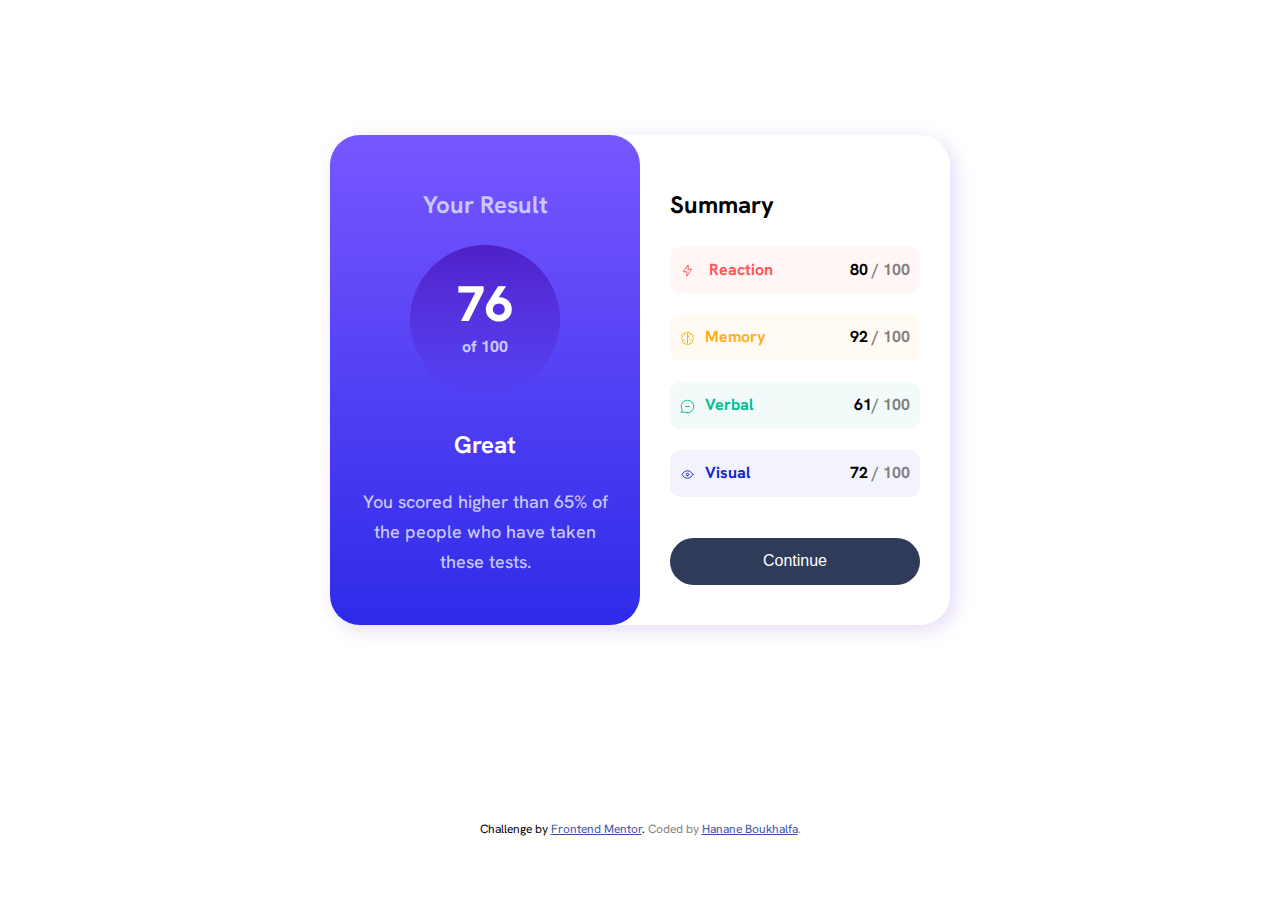
<file: index.html>
<!DOCTYPE html>
<html lang="en">

  <head>
    <meta charset="UTF-8">
    <meta name="viewport" content="width=device-width, initial-scale=1.0">
    <!-- displays site properly based on user's device -->

    <link rel="icon" type="image/png" sizes="32x32" href="./assets/images/favicon-32x32.png">

    <link rel="preconnect" href="https://fonts.googleapis.com">
    <link rel="preconnect" href="https://fonts.gstatic.com" crossorigin>
    <link href="https://fonts.googleapis.com/css2?family=Hanken+Grotesk:wght@500;700;800&display=swap" rel="stylesheet">

    <title>Frontend Mentor | Results summary component</title>
    <link rel="stylesheet" href="/assets/css/style.css">

  </head>

  <body>

    <main>
      <section class="result">
        <h1 class="sr-only">Results summary component</h1>
        <h2>Your Result</h2>
        <div>
          <div class="score">76</div>
          <div>of 100</div>
        </div>
        <h2>Great</h2>
        <p>You scored higher than 65% of the people who have taken these tests.</p>
      </section>

      <section class="summary">
        <h2>Summary</h2>
        <div class="reaction">
          <div><img src="/assets/images/icon-reaction.svg" alt=""> Reaction</div>
          <div><span>80</span><span> / 100</span></div>
        </div>
        <div class="memory">
          <div><img src="/assets/images/icon-memory.svg" alt="">Memory</div>
          <div><span>92</span><span> / 100</span></div>
        </div>
        <div class="verbal">
          <div><img src="/assets/images/icon-verbal.svg" alt="">Verbal</div>
          <div><span>61</span><span>/ 100</span></div>
        </div>
        <div class="visual">
          <div><img src="/assets/images/icon-visual.svg" alt="">Visual</div>
          <div><span>72</span><span> / 100</span></div>
        </div>
        <button>Continue</button>
      </section>
    </main>

    <footer>
      <div class="attribution">
        <span>Challenge by <a href="https://www.frontendmentor.io?ref=challenge" target="_blank">Frontend
            Mentor</a>.</span>
        <span>Coded by <a href="https://www.linkedin.com/in/hanane-b-329803140/">Hanane Boukhalfa</a>.</span>
      </div>
    </footer>
  </body>

</html>
</file>
<file: assets/css/style.css>
* {
        padding: 0;
        line-height: 1.652;
      }

      body {
        font-family: 'Hanken Grotesk', sans-serif;
        margin: 0;
        height: 100vh;
        width: 100vw;
        display: flex;
        flex-direction: column;
      }

      main {
        margin: auto;
        border-radius: 30px;
        box-shadow: 5px 5px 20px rgb(229, 219, 246);
        display: flex;
        justify-content: center;
      }

      section {
        padding: 30px;
      }

      .sr-only {
        position: absolute ;
        left: -10000px;
        width: 1px;
        height: 1px;
        top: auto;
        overflow: hidden;
       }

      .result {
        background-image: linear-gradient(0deg, hsl(241, 81%, 54%), hsl(252, 100%, 67%));
        color: hsl(241, 100%, 89%);
        display: flex;
        align-items: center;
        flex-direction: column;
        max-width: 250px;
        border-radius: 30px;
        text-align: center;
      }

      .result>div {
        display: flex;
        flex-direction: column;
        align-items: center;
        justify-content: center;
        height: 150px;
        width: 150px;
        font-weight: 800;
        background-image: linear-gradient(0deg, hsla(241, 72%, 46%, 0), hsla(256, 72%, 46%, 1));
        border-radius: 50%;
      }

      .result>div>.score,
      .result>h2:nth-last-child(2) {
        color: white;
        margin-bottom: 5px;
      }

      section h2:first-child,
      section>div,
      section button {
        margin-bottom: 10px;
      }

      .score {
        font-size: 50px;
        line-height: 1;
      }

      p {
        font-size: 18px;
        font-weight: 500;
      }

      .summary {
        display: flex;
        flex-direction: column;
        justify-content: space-between;
        min-width: 250px
      }

      .summary>div {
        font-weight: 700;
        display: flex;
        flex-wrap: nowrap;
        justify-content: space-between;
        padding: 10px;
        border-radius: 10px;
      }

      .reaction {
        background-color: #fff6f5;

      }

      .reaction>div:first-child {
        color: hsl(0, 100%, 67%);
      }

      .reaction>div>span:last-child(2) {
        color: gray;
      }

      .memory {
        background-color: #fffbf2;
      }

      .memory>div:first-child {
        color: hsl(39, 100%, 56%);
      }

      .verbal {
        background-color: #f2fbfa;
      }

      .verbal>div:first-child {
        color: hsl(166, 100%, 37%);
      }

      div>span:nth-child(2) {
        color: rgb(129, 128, 128);
      }

      .visual {
        background-color: #f3f3fd;
      }

      .visual>div:first-child {
        color: hsl(234, 85%, 45%);
      }

      button {
        padding: 10px 20px;
        background-color: hsl(224, 30%, 27%);
        border-radius: 50px;
        color: white;
        border: none;
        font-size: 16px;
        margin-top: 20px
      }

      button:hover {
        background-image: linear-gradient(0deg, hsl(241, 81%, 54%), hsl(252, 100%, 67%));
        cursor: pointer;
        ;
      }

      img {
        width: 15px;
        vertical-align: middle;
        margin-right: 10px;

      }

      footer {
        padding: 20px;
      }

      .attribution {
        font-size: 12px;
        text-align: center;
        margin: 40px auto;
      }

      .attribution a {
        color: hsl(228, 45%, 44%);
      }

      .attribution a:hover {
        color: hsl(261, 54%, 43%);
      }

      @media (max-width: 425px) {
        main {
          flex-direction: column;
          box-shadow: none;
          width: 100vw;
        }

        .result {
          border-radius: 0 0 30px 30px;
          max-width: 100vw;
        }

        .summary {
          padding-right: 10px;
          padding: 0;
          margin: 0 30px;
        }

        .attribution {
          display: flex;
          flex-direction: column;
          line-height: .567;
          margin: 20px auto;
        }

      }
</file>
